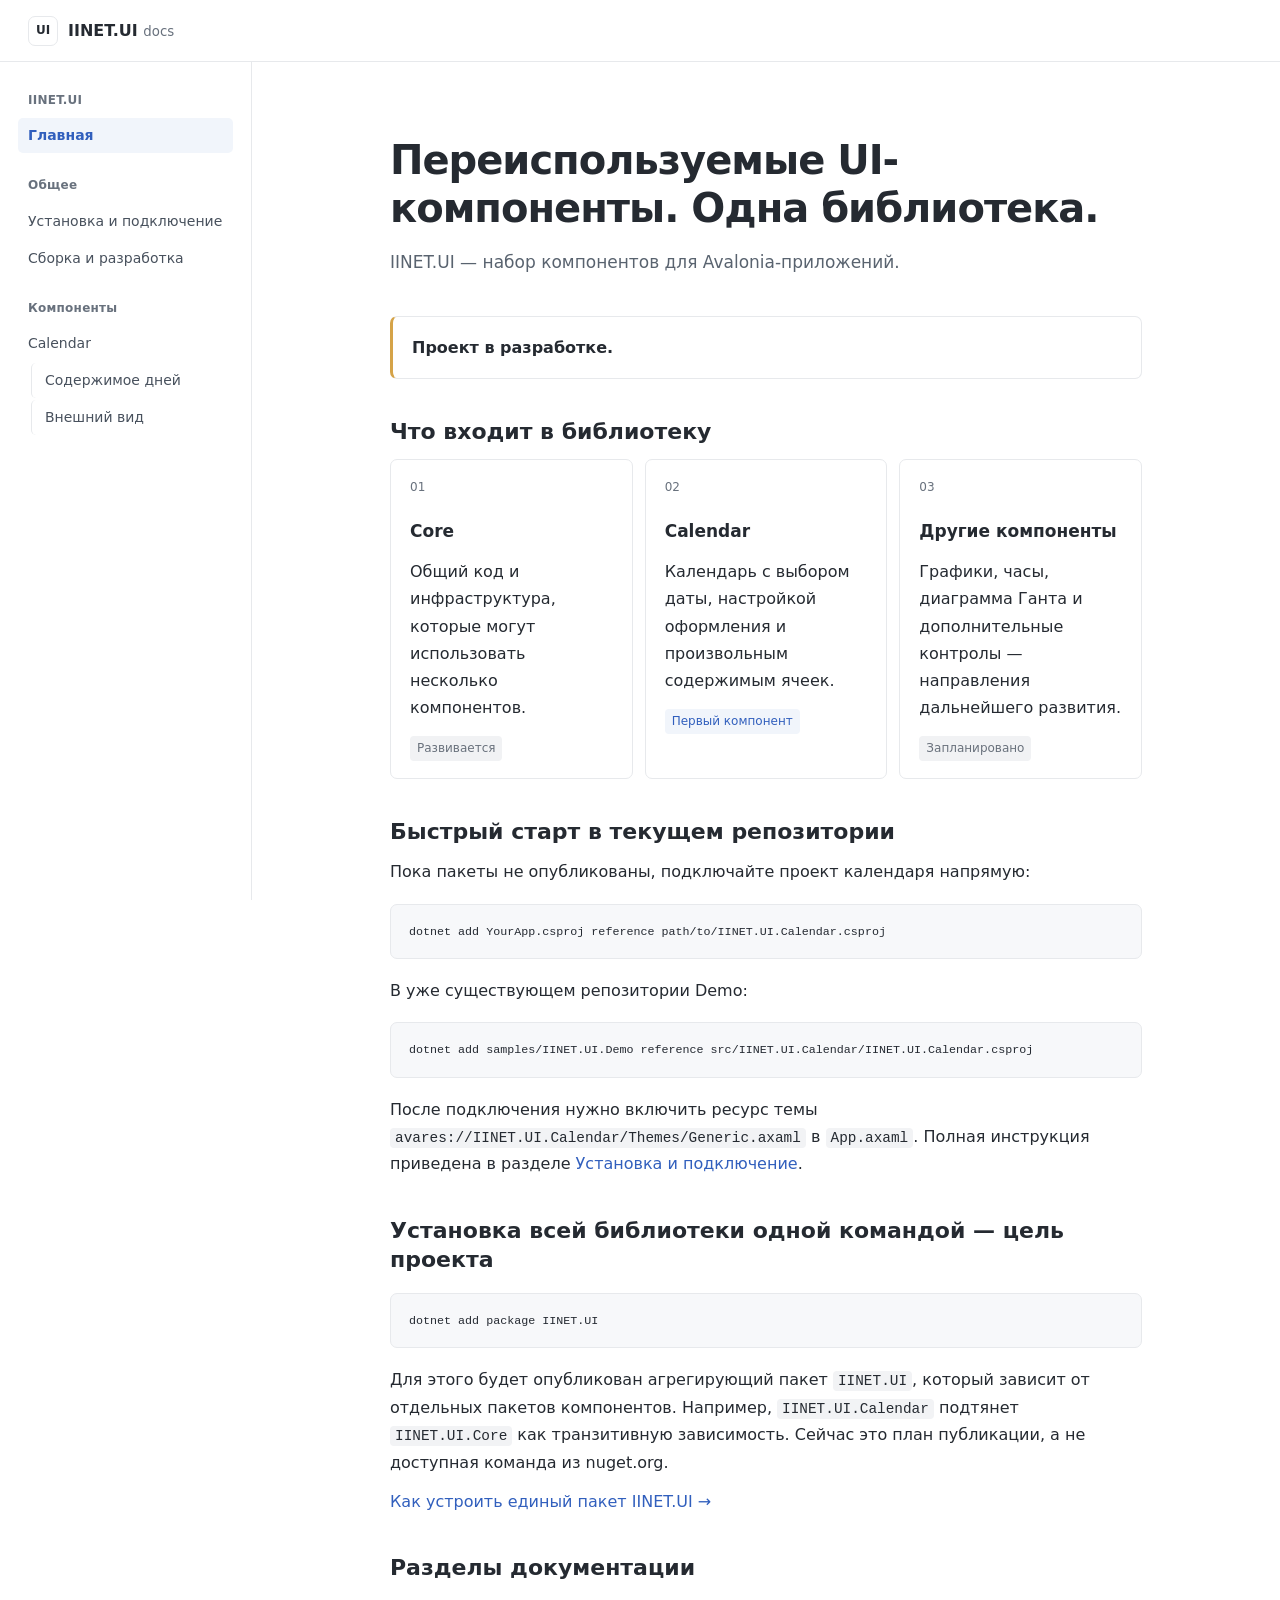
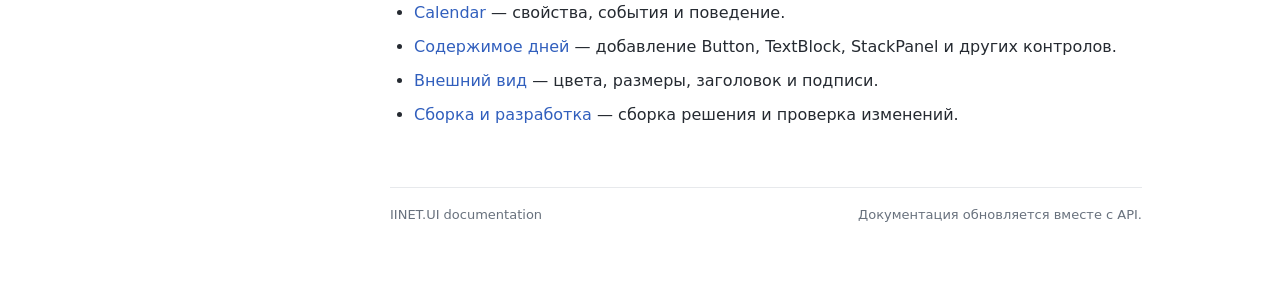
<file: docs/index.html>
<!doctype html>
<html lang="ru">
<head>
  <meta charset="utf-8">
  <meta name="viewport" content="width=device-width, initial-scale=1">
  <meta name="description" content="Документация IINET.UI — библиотеки переиспользуемых UI-компонентов для Avalonia.">
  <title>IINET.UI — документация</title>
  <link rel="stylesheet" href="assets/styles.css"><link rel="icon" type="image/svg+xml" href="assets/favicon.svg">
</head>
<body>
<header class="topbar">
  <a class="brand" href="index.html"><span class="brand-mark">UI</span><span>IINET.UI <small>docs</small></span></a>
  
  <button class="menu-toggle" data-menu-toggle aria-label="Открыть меню">Меню</button>
</header>
<div class="layout">
  <aside class="sidebar">
  <div class="side-title">IINET.UI</div>
  <nav class="side-nav" aria-label="Общая документация">
    <a href="index.html">Главная</a>
  </nav>

  <div class="side-title">Общее</div>
  <nav class="side-nav" aria-label="Общая документация IINET.UI">
    <a href="installation.html">Установка и подключение</a>
    <a href="development.html">Сборка и разработка</a>
  </nav>

  <div class="side-title">Компоненты</div>
  <nav class="side-nav side-nav-nested" aria-label="Компоненты IINET.UI">
    <a href="calendar.html">Calendar</a>
    <a class="sub-link" href="day-content.html">Содержимое дней</a>
    <a class="sub-link" href="appearance.html">Внешний вид</a>
  </nav>
</aside>
  <main class="content">
    <section class="hero">
      <h1>Переиспользуемые UI-компоненты. Одна библиотека.</h1>
      <p class="lead">IINET.UI — набор компонентов для Avalonia-приложений.</p>
    </section>

    <div class="callout warning"><strong>Проект в разработке.</strong></div>

    <h2>Что входит в библиотеку</h2>
    <div class="grid-cards">
      <article class="card"><div class="card-icon">01</div><h3>Core</h3><p>Общий код и инфраструктура, которые могут использовать несколько компонентов.</p><span class="badge planned">Развивается</span></article>
      <article class="card"><div class="card-icon">02</div><h3>Calendar</h3><p>Календарь с выбором даты, настройкой оформления и произвольным содержимым ячеек.</p><span class="badge">Первый компонент</span></article>
      <article class="card"><div class="card-icon">03</div><h3>Другие компоненты</h3><p>Графики, часы, диаграмма Ганта и дополнительные контролы — направления дальнейшего развития.</p><span class="badge planned">Запланировано</span></article>
    </div>

    <h2>Быстрый старт в текущем репозитории</h2>
    <p>Пока пакеты не опубликованы, подключайте проект календаря напрямую:</p>
    <pre><code>dotnet add YourApp.csproj reference path/to/IINET.UI.Calendar.csproj</code></pre>
    <p>В уже существующем репозитории Demo:</p>
    <pre><code>dotnet add samples/IINET.UI.Demo reference src/IINET.UI.Calendar/IINET.UI.Calendar.csproj</code></pre>
    <p>После подключения нужно включить ресурс темы <code>avares://IINET.UI.Calendar/Themes/Generic.axaml</code> в <code>App.axaml</code>. Полная инструкция приведена в разделе <a href="installation.html">Установка и подключение</a>.</p>

    <h2>Установка всей библиотеки одной командой — цель проекта</h2>
    <pre><code>dotnet add package IINET.UI</code></pre>
    <p>Для этого будет опубликован агрегирующий пакет <code>IINET.UI</code>, который зависит от отдельных пакетов компонентов. Например, <code>IINET.UI.Calendar</code> подтянет <code>IINET.UI.Core</code> как транзитивную зависимость. Сейчас это план публикации, а не доступная команда из nuget.org.</p>
    <p><a href="nuget.html">Как устроить единый пакет IINET.UI →</a></p>

    <h2>Разделы документации</h2>
    <ul class="inline-list">
      <li><a href="calendar.html">Calendar</a> — свойства, события и поведение.</li>
      <li><a href="day-content.html">Содержимое дней</a> — добавление Button, TextBlock, StackPanel и других контролов.</li>
      <li><a href="appearance.html">Внешний вид</a> — цвета, размеры, заголовок и подписи.</li>
      <li><a href="development.html">Сборка и разработка</a> — сборка решения и проверка изменений.</li>
    </ul>
    <footer class="page-footer"><span>IINET.UI documentation</span><span>Документация обновляется вместе с API.</span></footer>
  </main>
</div>
<script src="assets/site.js"></script>
</body>
</html>
</file>
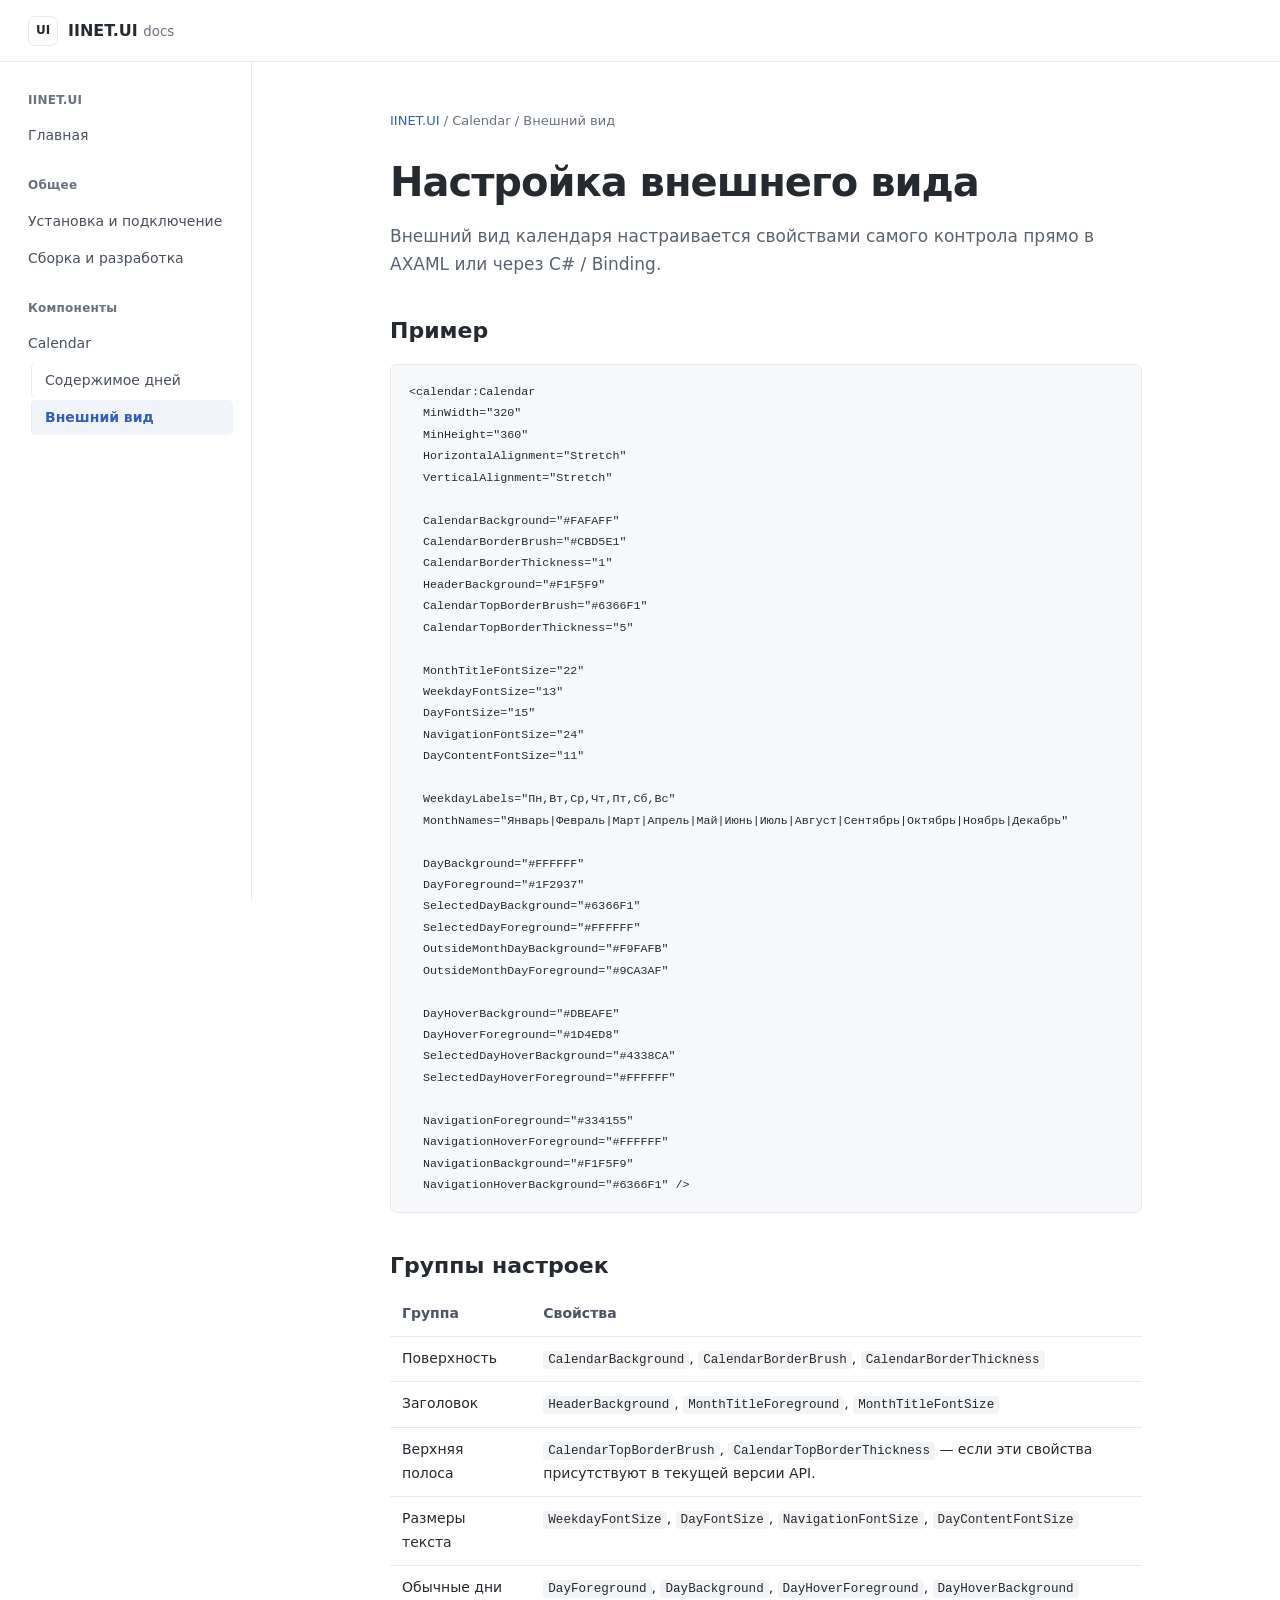
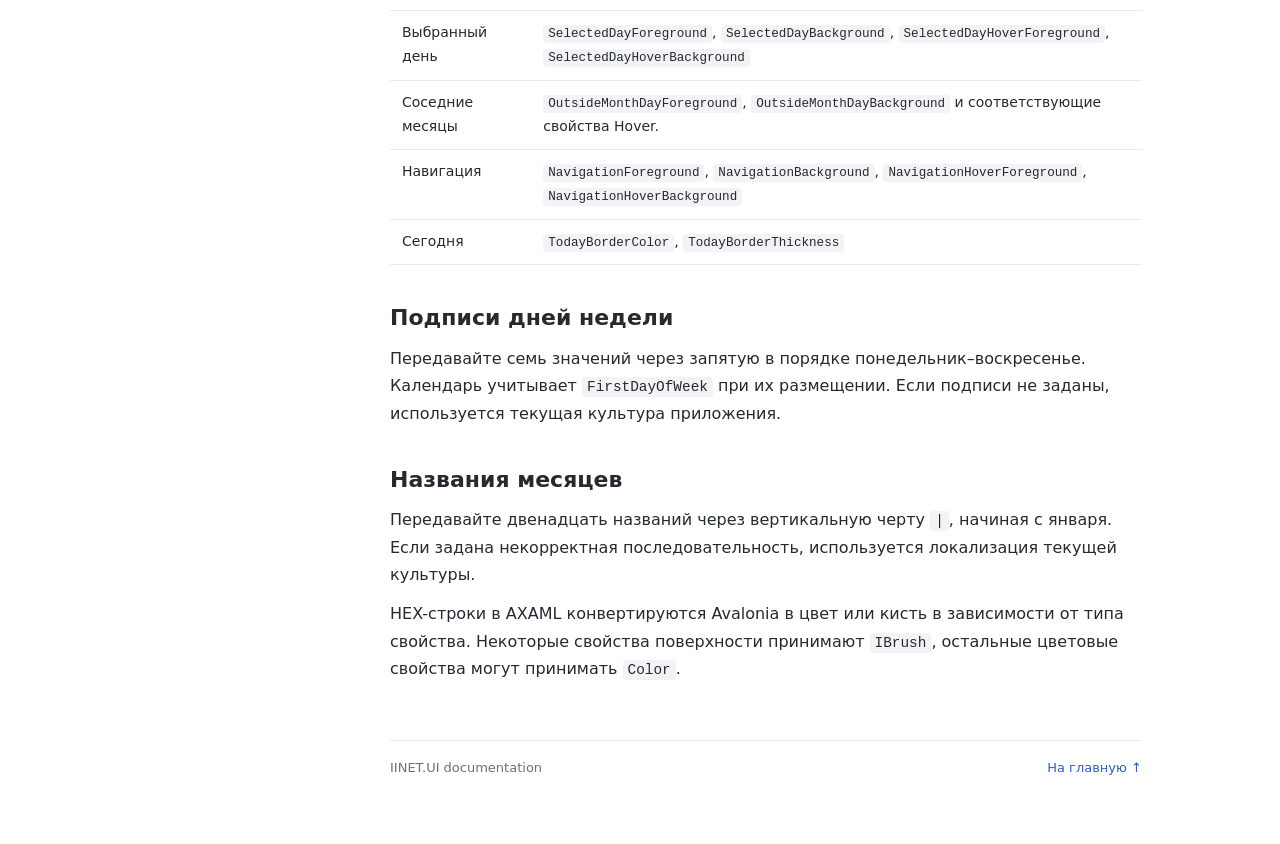
<file: docs/appearance.html>
<!doctype html>
<html lang="ru"><head><meta charset="utf-8"><meta name="viewport" content="width=device-width, initial-scale=1"><meta name="description" content="Настройка внешнего вида — документация IINET.UI"><title>Настройка внешнего вида — IINET.UI</title><link rel="stylesheet" href="assets/styles.css"><link rel="icon" type="image/svg+xml" href="assets/favicon.svg"></head>
<body><header class="topbar"><a class="brand" href="index.html"><span class="brand-mark">UI</span><span>IINET.UI <small>docs</small></span></a><button class="menu-toggle" data-menu-toggle>Меню</button></header>
<div class="layout"><aside class="sidebar">
  <div class="side-title">IINET.UI</div>
  <nav class="side-nav" aria-label="Общая документация">
    <a href="index.html">Главная</a>
  </nav>

  <div class="side-title">Общее</div>
  <nav class="side-nav" aria-label="Общая документация IINET.UI">
    <a href="installation.html">Установка и подключение</a>
    <a href="development.html">Сборка и разработка</a>
  </nav>

  <div class="side-title">Компоненты</div>
  <nav class="side-nav" aria-label="Компоненты IINET.UI">
    <a href="calendar.html">Calendar</a>
    <a class="sub-link" href="day-content.html">Содержимое дней</a>
    <a class="sub-link" href="appearance.html">Внешний вид</a>
  </nav>
</aside><main class="content"><div class="breadcrumb"><a href="index.html">IINET.UI</a> / Calendar / Внешний вид</div><h1>Настройка внешнего вида</h1>
<p class="lead">Внешний вид календаря настраивается свойствами самого контрола прямо в AXAML или через C# / Binding.</p>
<h2>Пример</h2>
<pre><code>&lt;calendar:Calendar
  MinWidth="320"
  MinHeight="360"
  HorizontalAlignment="Stretch"
  VerticalAlignment="Stretch"

  CalendarBackground="#FAFAFF"
  CalendarBorderBrush="#CBD5E1"
  CalendarBorderThickness="1"
  HeaderBackground="#F1F5F9"
  CalendarTopBorderBrush="#6366F1"
  CalendarTopBorderThickness="5"

  MonthTitleFontSize="22"
  WeekdayFontSize="13"
  DayFontSize="15"
  NavigationFontSize="24"
  DayContentFontSize="11"

  WeekdayLabels="Пн,Вт,Ср,Чт,Пт,Сб,Вс"
  MonthNames="Январь|Февраль|Март|Апрель|Май|Июнь|Июль|Август|Сентябрь|Октябрь|Ноябрь|Декабрь"

  DayBackground="#FFFFFF"
  DayForeground="#1F2937"
  SelectedDayBackground="#6366F1"
  SelectedDayForeground="#FFFFFF"
  OutsideMonthDayBackground="#F9FAFB"
  OutsideMonthDayForeground="#9CA3AF"

  DayHoverBackground="#DBEAFE"
  DayHoverForeground="#1D4ED8"
  SelectedDayHoverBackground="#4338CA"
  SelectedDayHoverForeground="#FFFFFF"

  NavigationForeground="#334155"
  NavigationHoverForeground="#FFFFFF"
  NavigationBackground="#F1F5F9"
  NavigationHoverBackground="#6366F1" /&gt;</code></pre>
<h2>Группы настроек</h2>
<div class="table-wrap"><table><thead><tr><th>Группа</th><th>Свойства</th></tr></thead><tbody>
<tr><td>Поверхность</td><td><code>CalendarBackground</code>, <code>CalendarBorderBrush</code>, <code>CalendarBorderThickness</code></td></tr>
<tr><td>Заголовок</td><td><code>HeaderBackground</code>, <code>MonthTitleForeground</code>, <code>MonthTitleFontSize</code></td></tr>
<tr><td>Верхняя полоса</td><td><code>CalendarTopBorderBrush</code>, <code>CalendarTopBorderThickness</code> — если эти свойства присутствуют в текущей версии API.</td></tr>
<tr><td>Размеры текста</td><td><code>WeekdayFontSize</code>, <code>DayFontSize</code>, <code>NavigationFontSize</code>, <code>DayContentFontSize</code></td></tr>
<tr><td>Обычные дни</td><td><code>DayForeground</code>, <code>DayBackground</code>, <code>DayHoverForeground</code>, <code>DayHoverBackground</code></td></tr>
<tr><td>Выбранный день</td><td><code>SelectedDayForeground</code>, <code>SelectedDayBackground</code>, <code>SelectedDayHoverForeground</code>, <code>SelectedDayHoverBackground</code></td></tr>
<tr><td>Соседние месяцы</td><td><code>OutsideMonthDayForeground</code>, <code>OutsideMonthDayBackground</code> и соответствующие свойства Hover.</td></tr>
<tr><td>Навигация</td><td><code>NavigationForeground</code>, <code>NavigationBackground</code>, <code>NavigationHoverForeground</code>, <code>NavigationHoverBackground</code></td></tr>
<tr><td>Сегодня</td><td><code>TodayBorderColor</code>, <code>TodayBorderThickness</code></td></tr>
</tbody></table></div>
<h2>Подписи дней недели</h2>
<p>Передавайте семь значений через запятую в порядке понедельник–воскресенье. Календарь учитывает <code>FirstDayOfWeek</code> при их размещении. Если подписи не заданы, используется текущая культура приложения.</p>
<h2>Названия месяцев</h2>
<p>Передавайте двенадцать названий через вертикальную черту <code>|</code>, начиная с января. Если задана некорректная последовательность, используется локализация текущей культуры.</p>
<p>HEX-строки в AXAML конвертируются Avalonia в цвет или кисть в зависимости от типа свойства. Некоторые свойства поверхности принимают <code>IBrush</code>, остальные цветовые свойства могут принимать <code>Color</code>.</p>
<footer class="page-footer"><span>IINET.UI documentation</span><a href="index.html">На главную ↑</a></footer></main></div><script src="assets/site.js"></script></body></html>
</file>
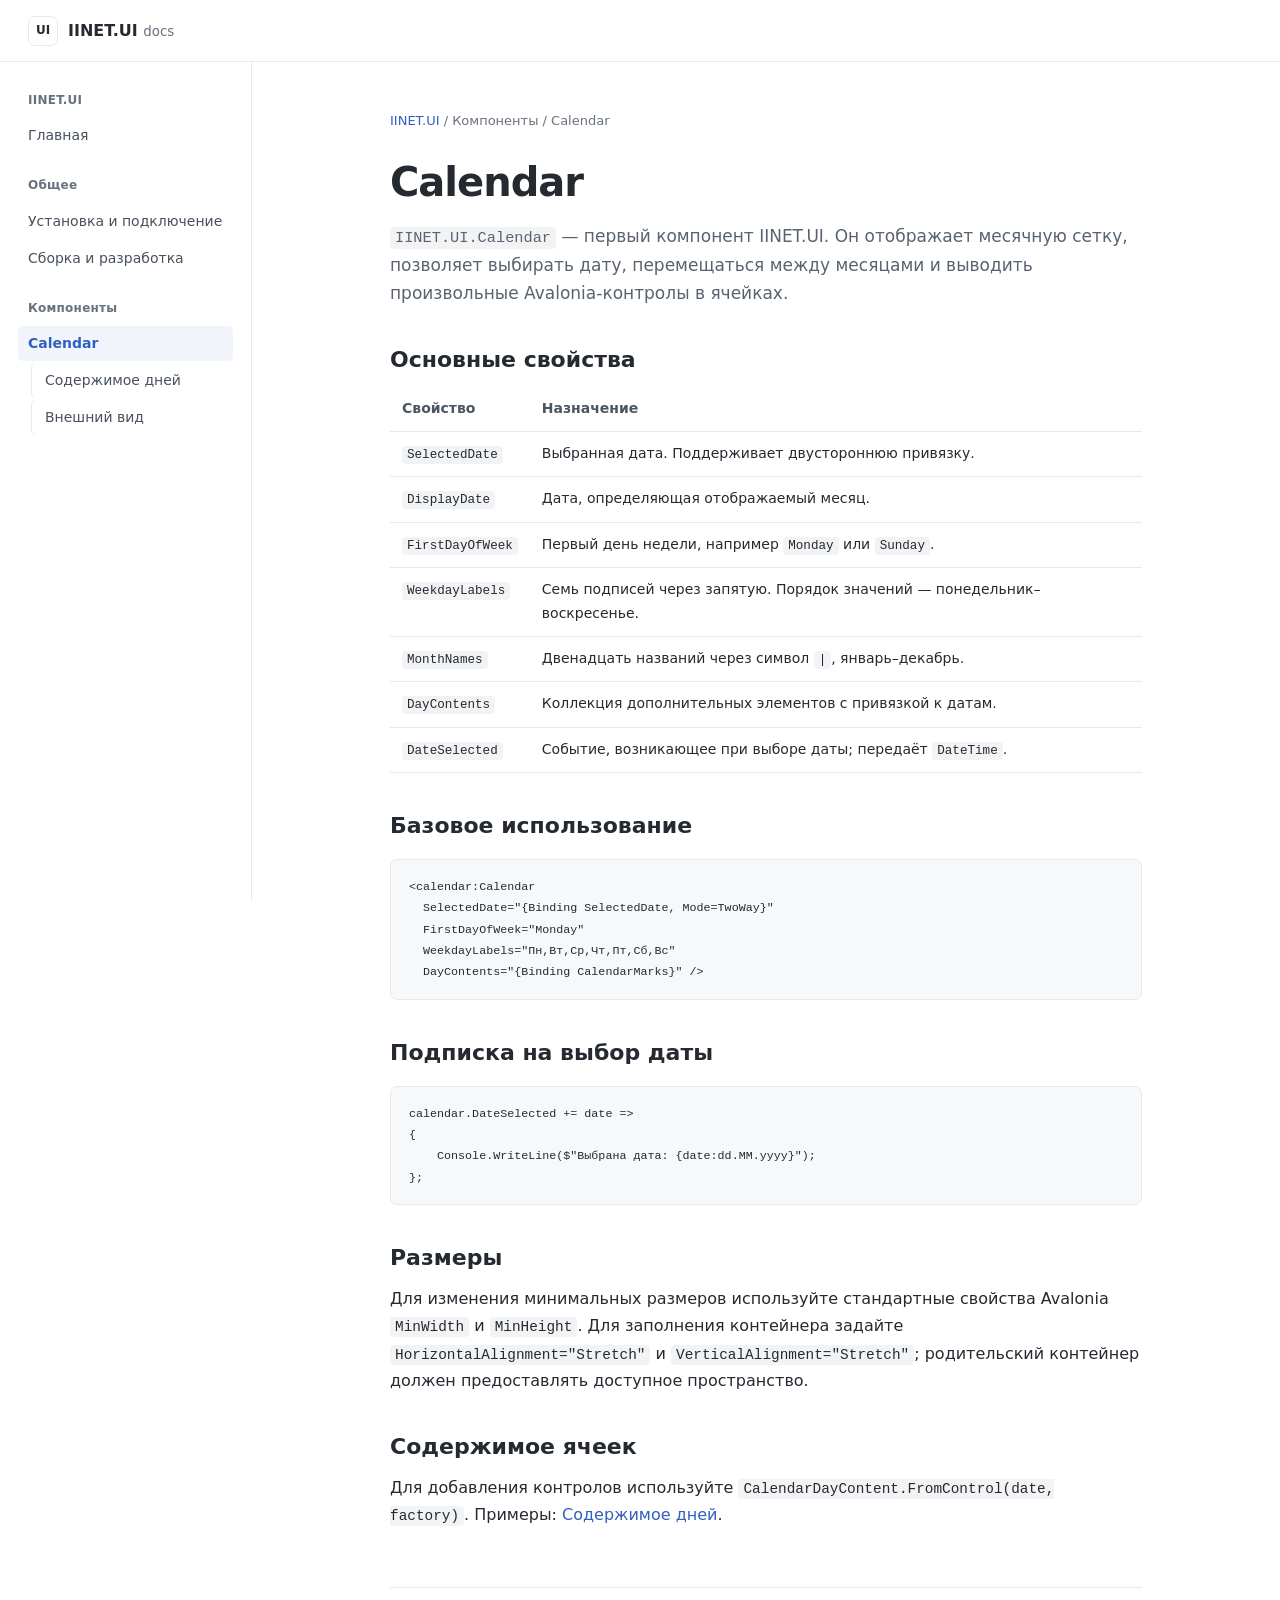
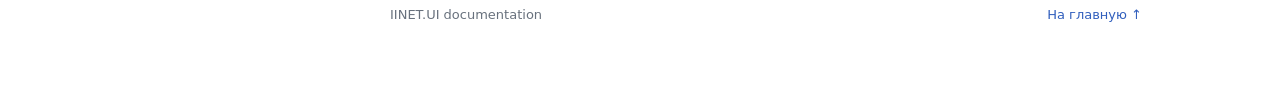
<file: docs/calendar.html>
<!doctype html>
<html lang="ru"><head><meta charset="utf-8"><meta name="viewport" content="width=device-width, initial-scale=1"><meta name="description" content="Calendar — документация IINET.UI"><title>Calendar — IINET.UI</title><link rel="stylesheet" href="assets/styles.css"><link rel="icon" type="image/svg+xml" href="assets/favicon.svg"></head>
<body><header class="topbar"><a class="brand" href="index.html"><span class="brand-mark">UI</span><span>IINET.UI <small>docs</small></span></a><button class="menu-toggle" data-menu-toggle>Меню</button></header>
<div class="layout"><aside class="sidebar">
  <div class="side-title">IINET.UI</div>
  <nav class="side-nav" aria-label="Общая документация">
    <a href="index.html">Главная</a>
  </nav>

  <div class="side-title">Общее</div>
  <nav class="side-nav" aria-label="Общая документация IINET.UI">
    <a href="installation.html">Установка и подключение</a>
    <a href="development.html">Сборка и разработка</a>
  </nav>

  <div class="side-title">Компоненты</div>
  <nav class="side-nav" aria-label="Компоненты IINET.UI">
    <a href="calendar.html">Calendar</a>
    <a class="sub-link" href="day-content.html">Содержимое дней</a>
    <a class="sub-link" href="appearance.html">Внешний вид</a>
  </nav>
</aside><main class="content"><div class="breadcrumb"><a href="index.html">IINET.UI</a> / Компоненты / Calendar</div><h1>Calendar</h1>
<p class="lead"><code>IINET.UI.Calendar</code> — первый компонент IINET.UI. Он отображает месячную сетку, позволяет выбирать дату, перемещаться между месяцами и выводить произвольные Avalonia-контролы в ячейках.</p>
<h2>Основные свойства</h2>
<div class="table-wrap"><table><thead><tr><th>Свойство</th><th>Назначение</th></tr></thead><tbody>
<tr><td><code>SelectedDate</code></td><td>Выбранная дата. Поддерживает двустороннюю привязку.</td></tr>
<tr><td><code>DisplayDate</code></td><td>Дата, определяющая отображаемый месяц.</td></tr>
<tr><td><code>FirstDayOfWeek</code></td><td>Первый день недели, например <code>Monday</code> или <code>Sunday</code>.</td></tr>
<tr><td><code>WeekdayLabels</code></td><td>Семь подписей через запятую. Порядок значений — понедельник–воскресенье.</td></tr>
<tr><td><code>MonthNames</code></td><td>Двенадцать названий через символ <code>|</code>, январь–декабрь.</td></tr>
<tr><td><code>DayContents</code></td><td>Коллекция дополнительных элементов с привязкой к датам.</td></tr>
<tr><td><code>DateSelected</code></td><td>Событие, возникающее при выборе даты; передаёт <code>DateTime</code>.</td></tr>
</tbody></table></div>
<h2>Базовое использование</h2>
<pre><code>&lt;calendar:Calendar
  SelectedDate="{Binding SelectedDate, Mode=TwoWay}"
  FirstDayOfWeek="Monday"
  WeekdayLabels="Пн,Вт,Ср,Чт,Пт,Сб,Вс"
  DayContents="{Binding CalendarMarks}" /&gt;</code></pre>
<h2>Подписка на выбор даты</h2>
<pre><code>calendar.DateSelected += date =&gt;
{
    Console.WriteLine($"Выбрана дата: {date:dd.MM.yyyy}");
};</code></pre>
<h2>Размеры</h2>
<p>Для изменения минимальных размеров используйте стандартные свойства Avalonia <code>MinWidth</code> и <code>MinHeight</code>. Для заполнения контейнера задайте <code>HorizontalAlignment="Stretch"</code> и <code>VerticalAlignment="Stretch"</code>; родительский контейнер должен предоставлять доступное пространство.</p>
<h2>Содержимое ячеек</h2>
<p>Для добавления контролов используйте <code>CalendarDayContent.FromControl(date, factory)</code>. Примеры: <a href="day-content.html">Содержимое дней</a>.</p>
<footer class="page-footer"><span>IINET.UI documentation</span><a href="index.html">На главную ↑</a></footer></main></div><script src="assets/site.js"></script></body></html>
</file>
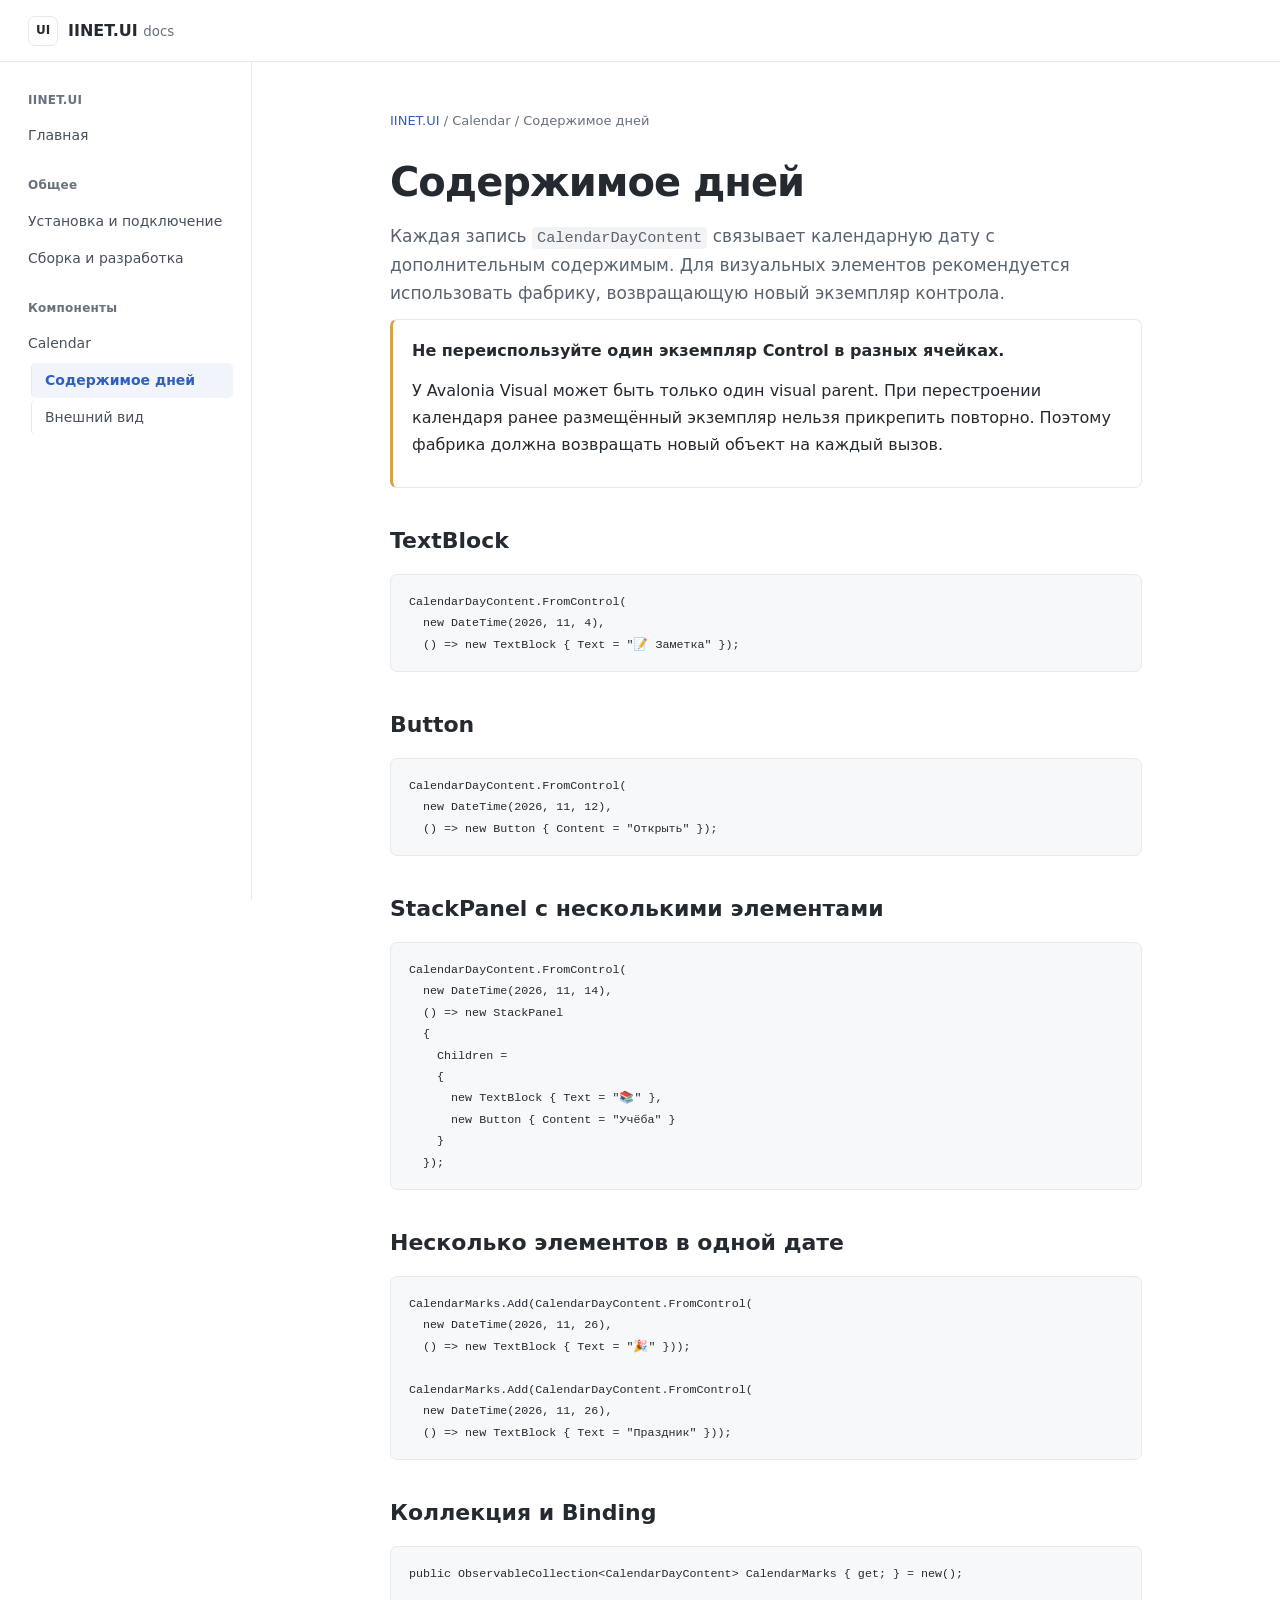
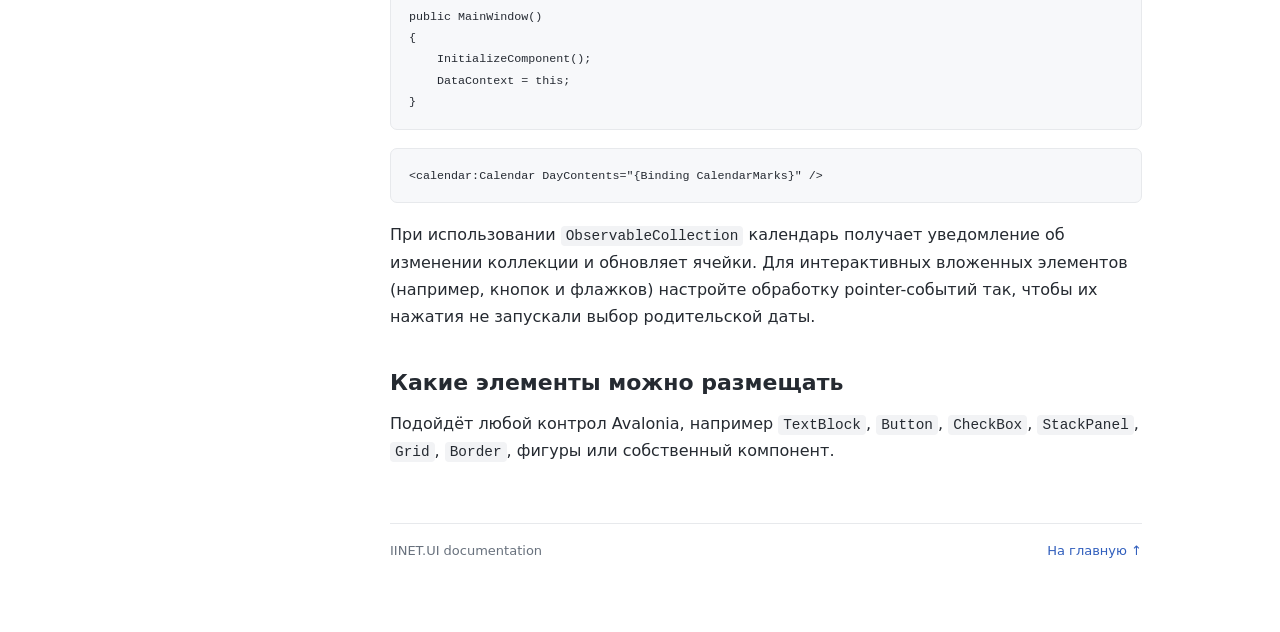
<file: docs/day-content.html>
<!doctype html>
<html lang="ru"><head><meta charset="utf-8"><meta name="viewport" content="width=device-width, initial-scale=1"><meta name="description" content="Содержимое дней — документация IINET.UI"><title>Содержимое дней — IINET.UI</title><link rel="stylesheet" href="assets/styles.css"><link rel="icon" type="image/svg+xml" href="assets/favicon.svg"></head>
<body><header class="topbar"><a class="brand" href="index.html"><span class="brand-mark">UI</span><span>IINET.UI <small>docs</small></span></a><button class="menu-toggle" data-menu-toggle>Меню</button></header>
<div class="layout"><aside class="sidebar">
  <div class="side-title">IINET.UI</div>
  <nav class="side-nav" aria-label="Общая документация">
    <a href="index.html">Главная</a>
  </nav>

  <div class="side-title">Общее</div>
  <nav class="side-nav" aria-label="Общая документация IINET.UI">
    <a href="installation.html">Установка и подключение</a>
    <a href="development.html">Сборка и разработка</a>
  </nav>

  <div class="side-title">Компоненты</div>
  <nav class="side-nav" aria-label="Компоненты IINET.UI">
    <a href="calendar.html">Calendar</a>
    <a class="sub-link" href="day-content.html">Содержимое дней</a>
    <a class="sub-link" href="appearance.html">Внешний вид</a>
  </nav>
</aside><main class="content"><div class="breadcrumb"><a href="index.html">IINET.UI</a> / Calendar / Содержимое дней</div><h1>Содержимое дней</h1>
<p class="lead">Каждая запись <code>CalendarDayContent</code> связывает календарную дату с дополнительным содержимым. Для визуальных элементов рекомендуется использовать фабрику, возвращающую новый экземпляр контрола.</p>
<div class="callout warning"><strong>Не переиспользуйте один экземпляр Control в разных ячейках.</strong><p>У Avalonia Visual может быть только один visual parent. При перестроении календаря ранее размещённый экземпляр нельзя прикрепить повторно. Поэтому фабрика должна возвращать новый объект на каждый вызов.</p></div>
<h2>TextBlock</h2>
<pre><code>CalendarDayContent.FromControl(
  new DateTime(2026, 11, 4),
  () =&gt; new TextBlock { Text = "📝 Заметка" });</code></pre>
<h2>Button</h2>
<pre><code>CalendarDayContent.FromControl(
  new DateTime(2026, 11, 12),
  () =&gt; new Button { Content = "Открыть" });</code></pre>
<h2>StackPanel с несколькими элементами</h2>
<pre><code>CalendarDayContent.FromControl(
  new DateTime(2026, 11, 14),
  () =&gt; new StackPanel
  {
    Children =
    {
      new TextBlock { Text = "📚" },
      new Button { Content = "Учёба" }
    }
  });</code></pre>
<h2>Несколько элементов в одной дате</h2>
<pre><code>CalendarMarks.Add(CalendarDayContent.FromControl(
  new DateTime(2026, 11, 26),
  () =&gt; new TextBlock { Text = "🎉" }));

CalendarMarks.Add(CalendarDayContent.FromControl(
  new DateTime(2026, 11, 26),
  () =&gt; new TextBlock { Text = "Праздник" }));</code></pre>
<h2>Коллекция и Binding</h2>
<pre><code>public ObservableCollection&lt;CalendarDayContent&gt; CalendarMarks { get; } = new();

public MainWindow()
{
    InitializeComponent();
    DataContext = this;
}</code></pre>
<pre><code>&lt;calendar:Calendar DayContents="{Binding CalendarMarks}" /&gt;</code></pre>
<p>При использовании <code>ObservableCollection</code> календарь получает уведомление об изменении коллекции и обновляет ячейки. Для интерактивных вложенных элементов (например, кнопок и флажков) настройте обработку pointer-событий так, чтобы их нажатия не запускали выбор родительской даты.</p>
<h2>Какие элементы можно размещать</h2>
<p>Подойдёт любой контрол Avalonia, например <code>TextBlock</code>, <code>Button</code>, <code>CheckBox</code>, <code>StackPanel</code>, <code>Grid</code>, <code>Border</code>, фигуры или собственный компонент.</p>
<footer class="page-footer"><span>IINET.UI documentation</span><a href="index.html">На главную ↑</a></footer></main></div><script src="assets/site.js"></script></body></html>
</file>
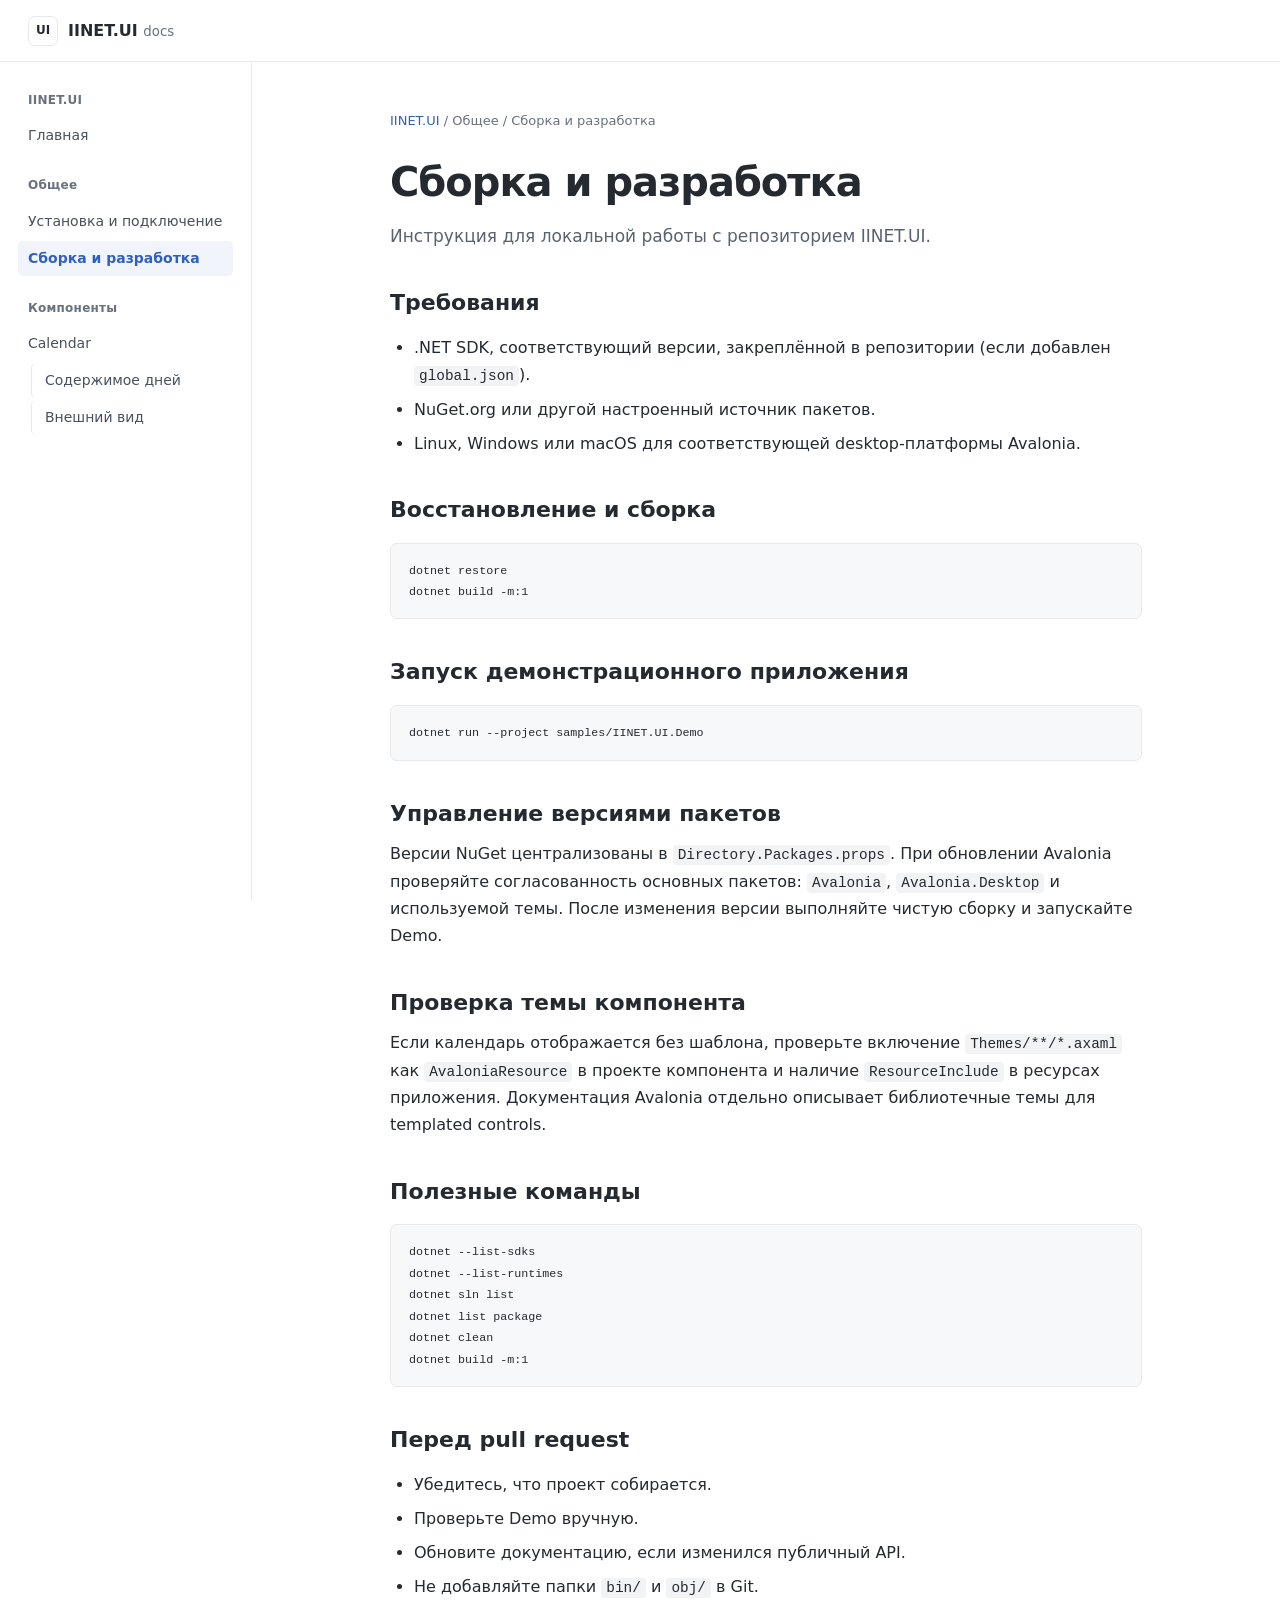
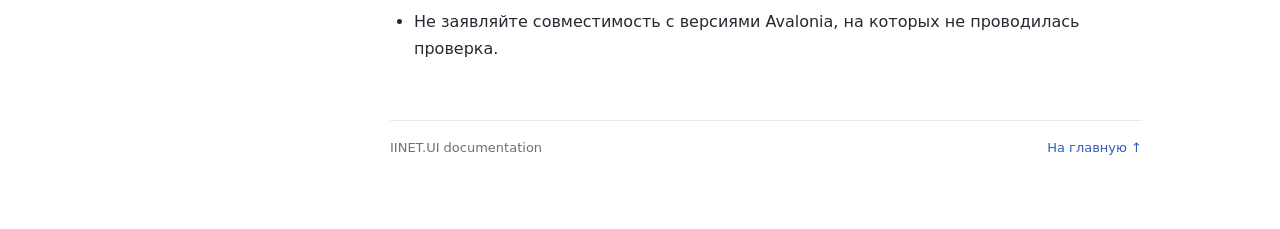
<file: docs/development.html>
<!doctype html>
<html lang="ru"><head><meta charset="utf-8"><meta name="viewport" content="width=device-width, initial-scale=1"><meta name="description" content="Сборка и разработка — документация IINET.UI"><title>Сборка и разработка — IINET.UI</title><link rel="stylesheet" href="assets/styles.css"><link rel="icon" type="image/svg+xml" href="assets/favicon.svg"></head>
<body><header class="topbar"><a class="brand" href="index.html"><span class="brand-mark">UI</span><span>IINET.UI <small>docs</small></span></a><button class="menu-toggle" data-menu-toggle>Меню</button></header>
<div class="layout"><aside class="sidebar">
  <div class="side-title">IINET.UI</div>
  <nav class="side-nav" aria-label="Общая документация">
    <a href="index.html">Главная</a>
  </nav>

  <div class="side-title">Общее</div>
  <nav class="side-nav" aria-label="Общая документация IINET.UI">
    <a href="installation.html">Установка и подключение</a>
    <a href="development.html">Сборка и разработка</a>
  </nav>

  <div class="side-title">Компоненты</div>
  <nav class="side-nav side-nav-nested" aria-label="Компоненты IINET.UI">
    <a href="calendar.html">Calendar</a>
    <a class="sub-link" href="day-content.html">Содержимое дней</a>
    <a class="sub-link" href="appearance.html">Внешний вид</a>
  </nav>
</aside><main class="content"><div class="breadcrumb"><a href="index.html">IINET.UI</a> / Общее / Сборка и разработка</div><h1>Сборка и разработка</h1>
<p class="lead">Инструкция для локальной работы с репозиторием IINET.UI.</p>
<h2>Требования</h2>
<ul class="inline-list"><li>.NET SDK, соответствующий версии, закреплённой в репозитории (если добавлен <code>global.json</code>).</li><li>NuGet.org или другой настроенный источник пакетов.</li><li>Linux, Windows или macOS для соответствующей desktop-платформы Avalonia.</li></ul>
<h2>Восстановление и сборка</h2>
<pre><code>dotnet restore
dotnet build -m:1</code></pre>
<h2>Запуск демонстрационного приложения</h2>
<pre><code>dotnet run --project samples/IINET.UI.Demo</code></pre>
<h2>Управление версиями пакетов</h2>
<p>Версии NuGet централизованы в <code>Directory.Packages.props</code>. При обновлении Avalonia проверяйте согласованность основных пакетов: <code>Avalonia</code>, <code>Avalonia.Desktop</code> и используемой темы. После изменения версии выполняйте чистую сборку и запускайте Demo.</p>
<h2>Проверка темы компонента</h2>
<p>Если календарь отображается без шаблона, проверьте включение <code>Themes/**/*.axaml</code> как <code>AvaloniaResource</code> в проекте компонента и наличие <code>ResourceInclude</code> в ресурсах приложения. Документация Avalonia отдельно описывает библиотечные темы для templated controls.</p>
<h2>Полезные команды</h2>
<pre><code>dotnet --list-sdks
dotnet --list-runtimes
dotnet sln list
dotnet list package
dotnet clean
dotnet build -m:1</code></pre>
<h2>Перед pull request</h2>
<ul class="inline-list"><li>Убедитесь, что проект собирается.</li><li>Проверьте Demo вручную.</li><li>Обновите документацию, если изменился публичный API.</li><li>Не добавляйте папки <code>bin/</code> и <code>obj/</code> в Git.</li><li>Не заявляйте совместимость с версиями Avalonia, на которых не проводилась проверка.</li></ul>
<footer class="page-footer"><span>IINET.UI documentation</span><a href="index.html">На главную ↑</a></footer></main></div><script src="assets/site.js"></script></body></html>
</file>
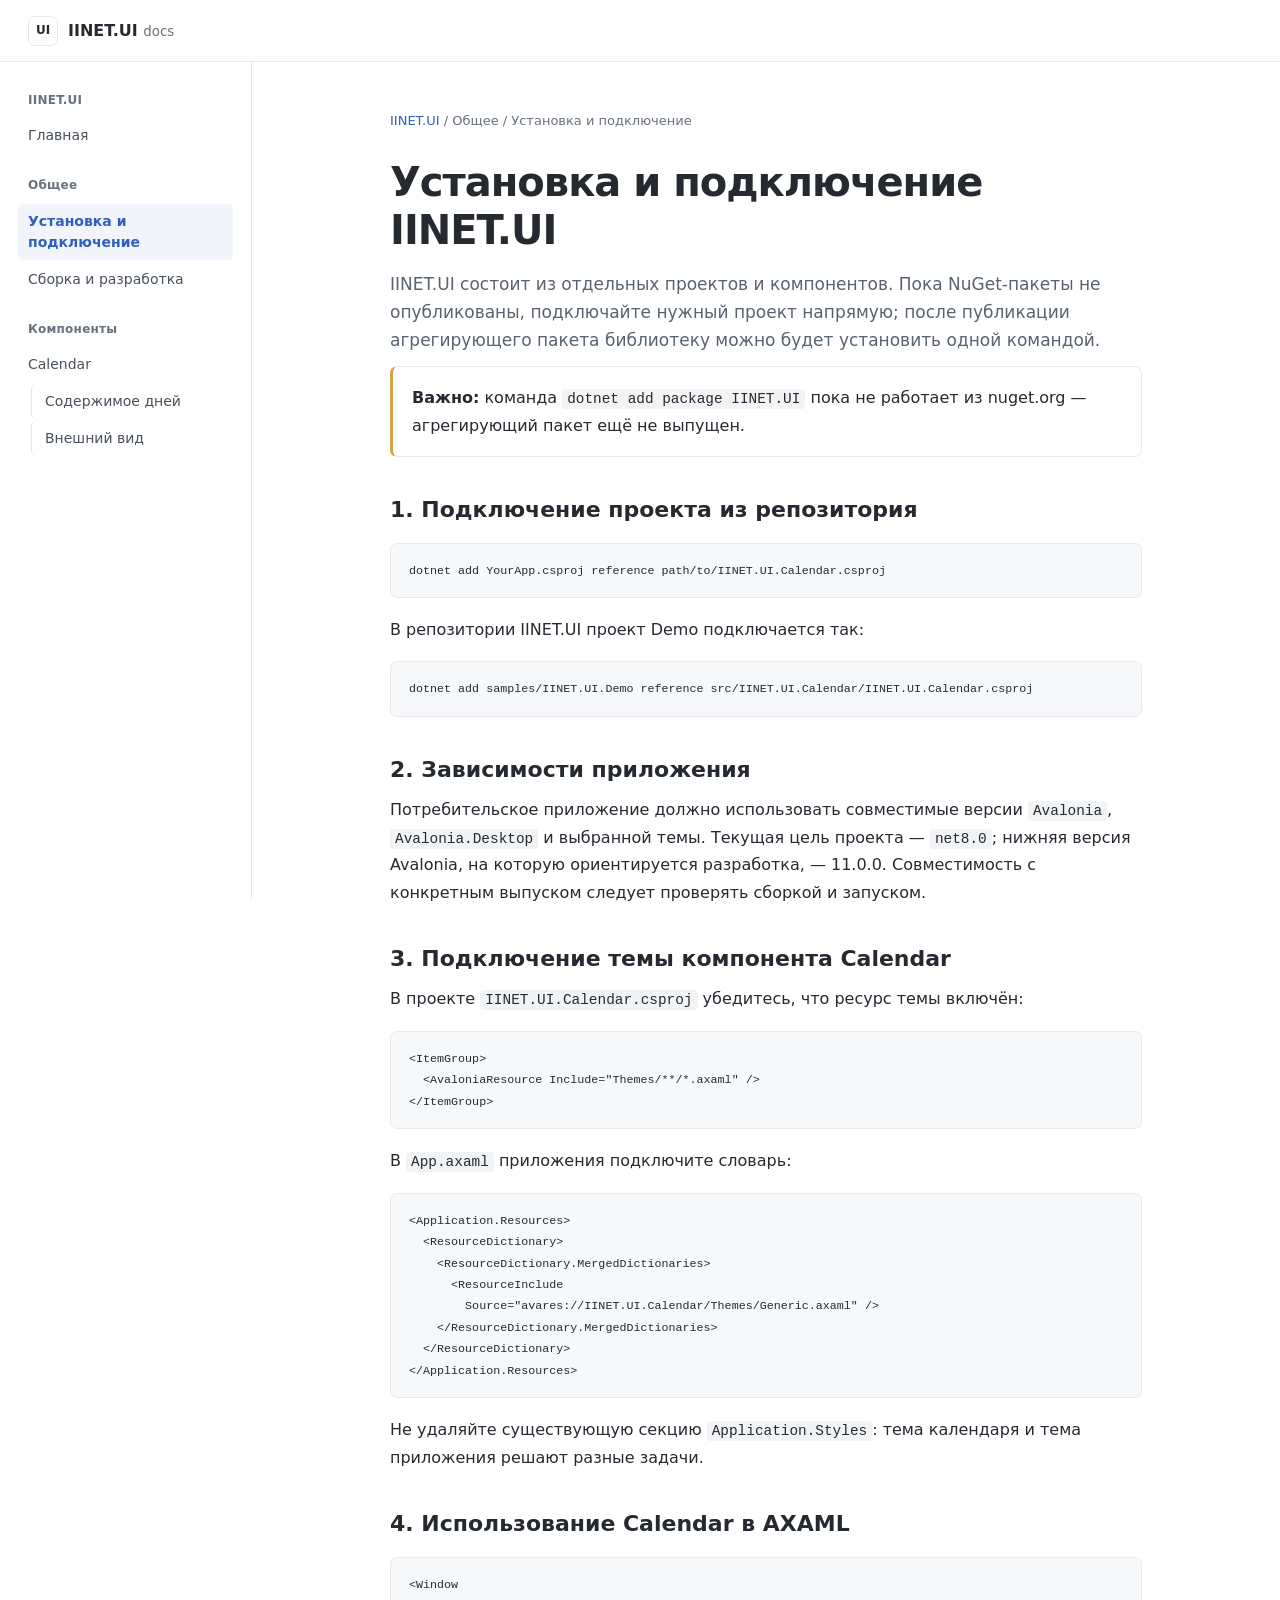
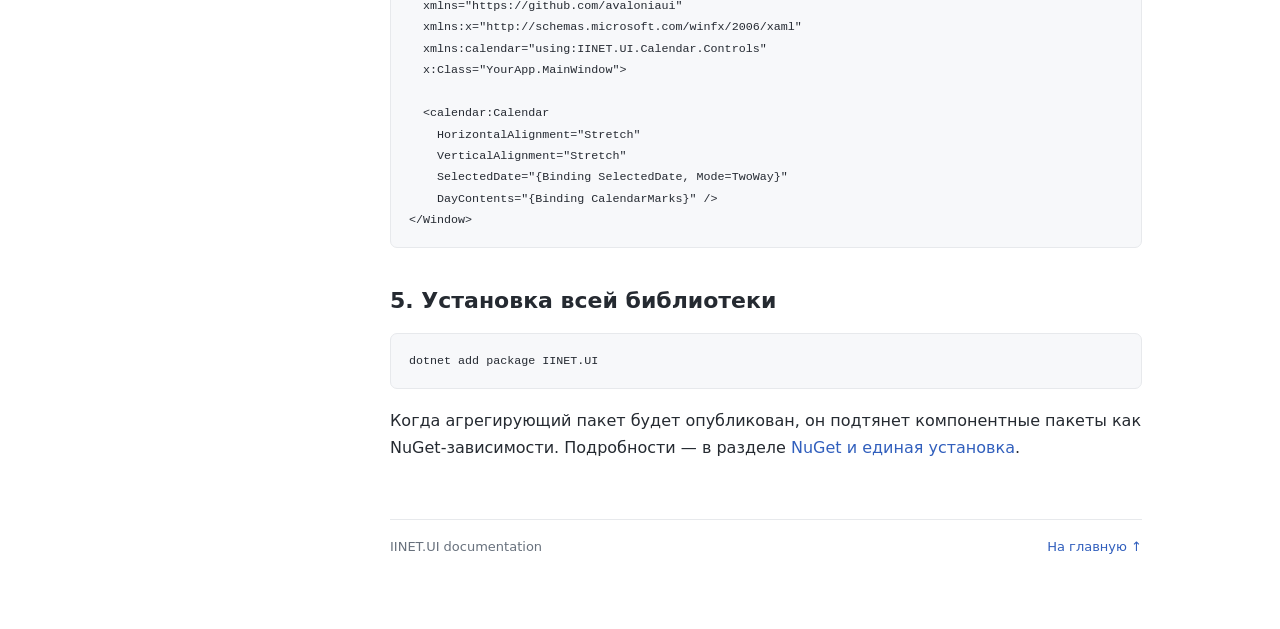
<file: docs/installation.html>
<!doctype html>
<html lang="ru"><head><meta charset="utf-8"><meta name="viewport" content="width=device-width, initial-scale=1"><meta name="description" content="Установка и подключение библиотеки IINET.UI"><title>Установка и подключение IINET.UI — IINET.UI</title><link rel="stylesheet" href="assets/styles.css"><link rel="icon" type="image/svg+xml" href="assets/favicon.svg"></head>
<body><header class="topbar"><a class="brand" href="index.html"><span class="brand-mark">UI</span><span>IINET.UI <small>docs</small></span></a><button class="menu-toggle" data-menu-toggle>Меню</button></header>
<div class="layout"><aside class="sidebar">
  <div class="side-title">IINET.UI</div>
  <nav class="side-nav" aria-label="Общая документация">
    <a href="index.html">Главная</a>
  </nav>

  <div class="side-title">Общее</div>
  <nav class="side-nav" aria-label="Общая документация IINET.UI">
    <a href="installation.html">Установка и подключение</a>
    <a href="development.html">Сборка и разработка</a>
  </nav>

  <div class="side-title">Компоненты</div>
  <nav class="side-nav side-nav-nested" aria-label="Компоненты IINET.UI">
    <a href="calendar.html">Calendar</a>
    <a class="sub-link" href="day-content.html">Содержимое дней</a>
    <a class="sub-link" href="appearance.html">Внешний вид</a>
  </nav>
</aside><main class="content"><div class="breadcrumb"><a href="index.html">IINET.UI</a> / Общее / Установка и подключение</div><h1>Установка и подключение IINET.UI</h1>
<p class="lead">IINET.UI состоит из отдельных проектов и компонентов. Пока NuGet-пакеты не опубликованы, подключайте нужный проект напрямую; после публикации агрегирующего пакета библиотеку можно будет установить одной командой.</p>
<div class="callout warning"><strong>Важно:</strong> команда <code>dotnet add package IINET.UI</code> пока не работает из nuget.org — агрегирующий пакет ещё не выпущен.</div>
<h2>1. Подключение проекта из репозитория</h2>
<pre><code>dotnet add YourApp.csproj reference path/to/IINET.UI.Calendar.csproj</code></pre>
<p>В репозитории IINET.UI проект Demo подключается так:</p>
<pre><code>dotnet add samples/IINET.UI.Demo reference src/IINET.UI.Calendar/IINET.UI.Calendar.csproj</code></pre>
<h2>2. Зависимости приложения</h2>
<p>Потребительское приложение должно использовать совместимые версии <code>Avalonia</code>, <code>Avalonia.Desktop</code> и выбранной темы. Текущая цель проекта — <code>net8.0</code>; нижняя версия Avalonia, на которую ориентируется разработка, — 11.0.0. Совместимость с конкретным выпуском следует проверять сборкой и запуском.</p>
<h2>3. Подключение темы компонента Calendar</h2>
<p>В проекте <code>IINET.UI.Calendar.csproj</code> убедитесь, что ресурс темы включён:</p>
<pre><code>&lt;ItemGroup&gt;
  &lt;AvaloniaResource Include="Themes/**/*.axaml" /&gt;
&lt;/ItemGroup&gt;</code></pre>
<p>В <code>App.axaml</code> приложения подключите словарь:</p>
<pre><code>&lt;Application.Resources&gt;
  &lt;ResourceDictionary&gt;
    &lt;ResourceDictionary.MergedDictionaries&gt;
      &lt;ResourceInclude
        Source="avares://IINET.UI.Calendar/Themes/Generic.axaml" /&gt;
    &lt;/ResourceDictionary.MergedDictionaries&gt;
  &lt;/ResourceDictionary&gt;
&lt;/Application.Resources&gt;</code></pre>
<p>Не удаляйте существующую секцию <code>Application.Styles</code>: тема календаря и тема приложения решают разные задачи.</p>
<h2>4. Использование Calendar в AXAML</h2>
<pre><code>&lt;Window
  xmlns="https://github.com/avaloniaui"
  xmlns:x="http://schemas.microsoft.com/winfx/2006/xaml"
  xmlns:calendar="using:IINET.UI.Calendar.Controls"
  x:Class="YourApp.MainWindow"&gt;

  &lt;calendar:Calendar
    HorizontalAlignment="Stretch"
    VerticalAlignment="Stretch"
    SelectedDate="{Binding SelectedDate, Mode=TwoWay}"
    DayContents="{Binding CalendarMarks}" /&gt;
&lt;/Window&gt;</code></pre>
<h2>5. Установка всей библиотеки</h2>
<pre><code>dotnet add package IINET.UI</code></pre>
<p>Когда агрегирующий пакет будет опубликован, он подтянет компонентные пакеты как NuGet-зависимости. Подробности — в разделе <a href="nuget.html">NuGet и единая установка</a>.</p>
<footer class="page-footer"><span>IINET.UI documentation</span><a href="index.html">На главную ↑</a></footer></main></div><script src="assets/site.js"></script></body></html>
</file>
<file: docs/assets/styles.css>
* { box-sizing: border-box; }
:root {
  color-scheme: light;
  --text: #252a31;
  --muted: #68717d;
  --line: #e7e9ec;
  --surface: #ffffff;
  --page: #ffffff;
  --accent: #315fbd;
  --accent-soft: #f1f5fb;
}
html { scroll-behavior: smooth; }
body {
  margin: 0;
  background: var(--page);
  color: var(--text);
  font: 16px/1.7 system-ui, -apple-system, BlinkMacSystemFont, "Segoe UI", sans-serif;
  -webkit-font-smoothing: antialiased;
}
a { color: var(--accent); text-decoration: none; }
a:hover { text-decoration: underline; }
.topbar {
  position: sticky; top: 0; z-index: 20;
  height: 62px; display: flex; align-items: center;
  padding: 0 28px; background: #fff;
  border-bottom: 1px solid var(--line);
}
.brand { display: inline-flex; align-items: center; gap: 10px; color: var(--text); font-weight: 650; }
.brand:hover { text-decoration: none; }
.brand small { color: var(--muted); font-weight: 400; }
.brand-mark {
  display: grid; place-items: center; width: 30px; height: 30px;
  border: 1px solid var(--line); border-radius: 7px; font-size: 12px;
}
.menu-toggle {
  display: none; margin-left: auto; padding: 7px 12px;
  border: 1px solid var(--line); border-radius: 6px;
  background: #fff; color: var(--text); font: inherit; font-size: 14px;
}
.layout { display: grid; grid-template-columns: 252px minmax(0, 1fr); min-height: calc(100vh - 62px); }
.sidebar {
  position: fixed; top: 62px; bottom: 0; left: 0; z-index: 10;
  width: 252px; overflow-y: auto; padding: 28px 18px 36px;
  background: var(--surface); border-right: 1px solid var(--line);
}
.side-title {
  margin: 22px 10px 8px; color: var(--muted);
  font-size: 12px; font-weight: 600; letter-spacing: .02em;
}
.side-title:first-child { margin-top: 0; }
.side-nav { display: grid; gap: 2px; }
.side-nav a {
  display: block; padding: 7px 10px; border-radius: 5px;
  color: #48515d; font-size: 14px; line-height: 1.5;
}
.side-nav a:hover { background: #f6f7f8; text-decoration: none; }
.side-nav a.active { color: var(--accent); background: var(--accent-soft); font-weight: 600; }
.side-nav .sub-link { margin-left: 13px; padding-left: 13px; border-left: 1px solid var(--line); }
.content {
  grid-column: 2; width: min(820px, 100%); min-width: 0;
  margin: 0 auto; padding: 48px 34px 72px;
}
.content h1 { margin: 8px 0 16px; font-size: clamp(30px, 4vw, 40px); line-height: 1.2; letter-spacing: -.025em; font-weight: 650; }
.content h2 { margin: 38px 0 12px; font-size: 22px; line-height: 1.35; font-weight: 620; }
.content h3 { margin: 20px 0 8px; font-size: 17px; font-weight: 620; }
.content p { margin: 12px 0; }
.content ul, .content ol { padding-left: 24px; }
.lead { color: #59636f; font-size: 17px; line-height: 1.65; }
.eyebrow { color: var(--accent); font-size: 11px; font-weight: 650; letter-spacing: .08em; }
.breadcrumb { margin-bottom: 26px; color: var(--muted); font-size: 13px; }
pre {
  overflow-x: auto; margin: 18px 0; padding: 16px 18px;
  border: 1px solid var(--line); border-radius: 7px;
  background: #f7f8fa; color: #252a32;
  font: 13px/1.65 ui-monospace, SFMono-Regular, Consolas, monospace;
}
code { font-family: ui-monospace, SFMono-Regular, Consolas, monospace; font-size: .9em; }
:not(pre) > code { padding: 2px 5px; border-radius: 4px; background: #f2f3f5; }
.callout, .card { padding: 17px 19px; border: 1px solid var(--line); border-radius: 7px; background: #fff; }
.callout.warning { border-left: 3px solid #d5a348; }
.grid-cards { display: grid; grid-template-columns: repeat(auto-fit, minmax(190px, 1fr)); gap: 12px; }
.card-icon { color: var(--muted); font-size: 12px; }
.badge { display: inline-block; padding: 2px 7px; border-radius: 4px; background: var(--accent-soft); color: var(--accent); font-size: 12px; }
.badge.planned { background: #f1f2f4; color: #69717c; }
.actions { display: flex; flex-wrap: wrap; gap: 9px; margin: 22px 0; }
.btn { display: inline-block; padding: 8px 13px; border: 1px solid var(--accent); border-radius: 6px; background: var(--accent); color: #fff; font-size: 14px; }
.btn:hover { background: #284f9e; text-decoration: none; }
.btn.secondary { border-color: var(--line); background: #fff; color: var(--text); }
.btn.secondary:hover { background: #f7f8fa; }
.inline-list li { margin: 7px 0; }
.table-wrap { overflow-x: auto; }
table { width: 100%; border-collapse: collapse; font-size: 14px; }
th, td { padding: 10px 12px; border-bottom: 1px solid var(--line); text-align: left; vertical-align: top; }
th { color: #4b5563; font-weight: 600; }
.page-footer { display: flex; justify-content: space-between; gap: 16px; margin-top: 58px; padding-top: 16px; border-top: 1px solid var(--line); color: var(--muted); font-size: 13px; }
.hero { padding: 18px 0 28px; }
@media (max-width: 760px) {
  .topbar { padding: 0 16px; }
  .menu-toggle { display: block; }
  .layout { display: block; }
  .sidebar {
    top: 62px; width: min(290px, 86vw);
    transform: translateX(-105%); transition: transform .18s ease;
    box-shadow: 8px 0 24px rgba(0,0,0,.06);
  }
  .sidebar.open { transform: translateX(0); }
  .content { width: 100%; margin: 0; padding: 34px 20px 56px; }
}
</file>
